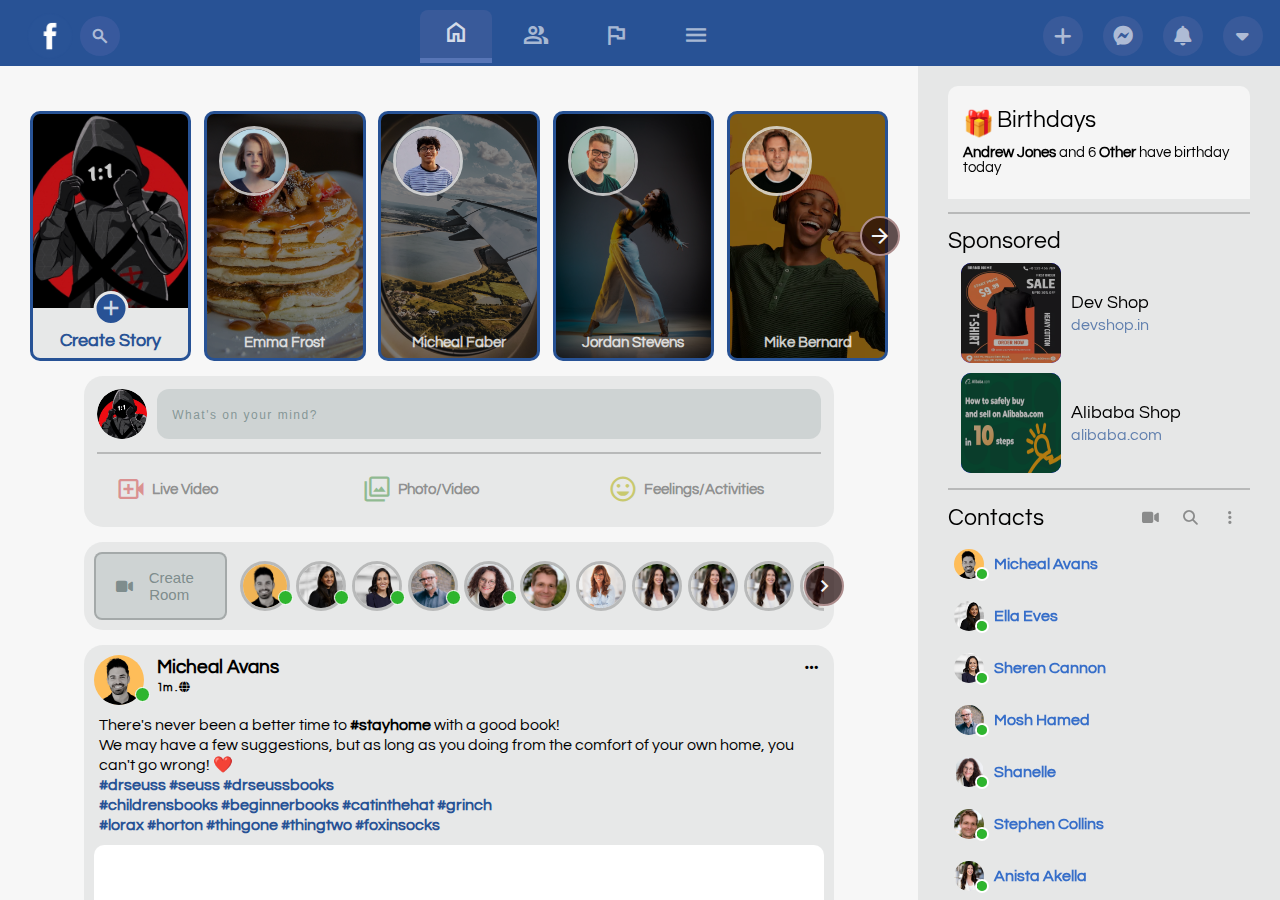
<file: index.html>
<!DOCTYPE html>
<html lang="en">

<head>
    <meta charset="UTF-8">
    <meta http-equiv="X-UA-Compatible" content="IE=edge">
    <meta name="viewport" content="width=device-width, initial-scale=1.0">
    <title>facebook | Home</title>
    <link rel="shortcut icon" href="images/pngwing.com.png" type="image/x-icon">
    <link rel="preconnect" href="https://fonts.googleapis.com">
    <link rel="preconnect" href="https://fonts.gstatic.com" crossorigin>
    <link href="https://fonts.googleapis.com/css2?family=Questrial&display=swap" rel="stylesheet">
    <link rel="stylesheet"
        href="https://fonts.googleapis.com/css2?family=Material+Symbols+Outlined:opsz,wght,FILL,GRAD@20..48,100..700,0..1,-50..200">
    <link rel="stylesheet" href="https://cdnjs.cloudflare.com/ajax/libs/font-awesome/6.2.1/css/all.min.css">
    <link rel="stylesheet" href="./styles/style.css">
    <link rel="stylesheet" href="./styles/responsive.css">
</head>

<body>
    <!-- header starts -->
    <header>
        <div class="search-area center-y">
            <div class="logo"><a href="#"><img src="./images/logo.png" alt=""></a></div>
            <div class="search center-y">
                <span class="material-symbols-outlined">
                    search
                </span>
                <input type="text" name="search" id="" placeholder="Search Facebook">
            </div>
            <div class="search-menu__toggler center-y">
                <span class="material-symbols-outlined google-icon-26">
                    menu
                </span>
            </div>
        </div>
        <nav>
            <ul class="center-y">
                <li>
                    <a data-icon="Home" href="#">
                        <span class="material-symbols-outlined google-icon-26">
                            home
                        </span>
                    </a>
                </li>
                <li>
                    <a data-icon="Friends" href="#">
                        <span class="material-symbols-outlined google-icon-26">
                            group
                        </span>
                    </a>
                </li>
                <li>
                    <a data-icon="Pages" href="#">
                        <span class="material-symbols-outlined google-icon-26">
                            flag
                        </span>
                    </a>
                </li>
                <li>
                    <a data-icon="Watch" href="#">
                        <span class="material-symbols-outlined google-icon-26">
                            ondemand_video
                        </span>
                    </a>
                </li>
                <li>
                    <a data-icon="Groups" href="#">
                        <span class="material-symbols-outlined google-icon-26">
                            groups
                        </span>
                    </a>
                </li>
                <li>
                    <a data-icon="Menu" href="#">
                        <span class="material-symbols-outlined google-icon-26">
                            menu
                        </span>
                    </a>
                </li>
            </ul>
        </nav>
        <div class="profile">
            <ul class="center-y">
                <li class="center-y center-x">
                    <a href="#">
                        <img src="./images/profile_pic.jpeg" alt="" width="60" height="60">
                    </a>
                    user
                </li>
                <li class="center-y center-x">
                    <a href="#">
                        <span class="material-symbols-outlined">
                            apps
                        </span>
                    </a>
                </li>
                <li class="center-y center-x">
                    <a href="#">
                        <i class="fas fa-plus profileIconSize"></i>
                    </a>
                </li>
                <li class="center-y center-x">
                    <a href="#">
                        <i class="fab fa-facebook-messenger profileIconSize"></i>
                    </a>
                </li>
                <li class="center-y center-x">
                    <a href="#" center-y>
                        <i class="fas fa-bell profileIconSize"></i>
                    </a>
                </li>
                <li class="center-y center-x">
                    <a href="#">
                        <i class="fas fa-caret-down fas fa-caret-down fa profileIconSize"></i>
                    </a>
                </li>
            </ul>
        </div>
    </header>
    <!-- header ends -->

    <!-- main starts  -->
    <main>
        <aside class="left-side">
            <ul class="left-menu">
                <li>
                    <a href="#">
                        <img src="./images/profile_pic_rounded.png" alt="">
                        user_fullName
                    </a>
                </li>
                <li>
                    <a href="#">
                        <img src="./images/friendship.png" alt="">
                        Friends
                    </a>
                </li>
                <li>
                    <a href="#">
                        <img src="./images/teamwork.png" alt="">
                        Groups
                    </a>
                </li>
                <li>
                    <a href="#">
                        <img src="./images/page.png" alt="">
                        Pages
                    </a>
                </li>
                <li>
                    <a href="#">
                        <img src="./images/help.png" alt="">
                        Community Help
                    </a>
                </li>
                <li>
                    <a href="#">
                        <img src="./images/store.png" alt="">
                        Marketplace
                    </a>
                </li>
                <li>
                    <div>
                        <span class="material-symbols-outlined">
                            expand_more
                        </span>
                    </div>
                    See More
                </li>
            </ul>
            <div class="separator"></div>
            <div class="shortcut_title">
                <h2>
                    Your Shortcuts
                </h2>
                <button>Edit</button>
            </div>
            <ul class="left-menu">
                <li>
                    <a href="#">
                        <img src="./images/food.png" alt="">
                        Food
                    </a>
                </li>
                <li>
                    <a href="#">
                        <img src="./images/life.png" alt="">
                        Life
                    </a>
                </li>
                <li>
                    <a href="#">
                        <img src="./images/travel.png" alt="">
                        Travel
                    </a>
                </li>
                <li>
                    <a href="#">
                        <img src="./images/poetry.png" alt="">
                        Poetry
                    </a>
                </li>
                <li>
                    <a href="#">
                        <img src="./images/coding.png" alt="">
                        Coding
                    </a>
                </li>
                <li>
                    <a href="#">
                        <img src="./images/blockchain.png" alt="">
                        Blockchain
                    </a>
                </li>
                <li>
                    <a href="#">
                        <img src="./images/stocks.png" alt="">
                        Stocks
                    </a>
                </li>
                <li>
                    <a href="#">
                        <img src="./images/football.png" alt="">
                        Football
                    </a>
                </li>
                <li>
                    <div>
                        <span class="material-symbols-outlined">
                            expand_more
                        </span>
                    </div>
                    See More
                </li>
            </ul>
            <div class="footer_text">
                <a href="#">Privacy .</a>
                <a href="#">Terms .</a>
                <a href="#">Advertising .</a>
                <a href="#">Ad Choices
                    <span class="material-symbols-outlined">
                        play_arrow
                    </span>.
                </a>
                <br>
                <a href="#">Cookies .</a>
                <a href="#">More .</a>
                <a>Meta &copy; 2023</a>
            </div>
        </aside>

        <div class="mid-container">
            <div class="story-wrapper">
                <div class="story add-story">
                    <div class="story-profile">
                        <img src="images/profile_pic.jpeg" alt="">
                    </div>
                    <div class="bottom">
                        <h3>Create Story</h3>
                        <div class="create-btn">
                            <span class="material-symbols-outlined">
                                add
                            </span>
                        </div>
                    </div>
                </div>
                <div class="story">
                    <div class="story-avatar">
                        <img src="images/user1.jpeg" alt="" width="40px" height="40px">
                    </div>
                    <img class="story-img" src="images/story1.jpeg" alt="">
                    <h4>Emma Frost</h4>
                </div>
                <div class="story">
                    <div class="story-avatar">
                        <img src="images/user2.jpeg" alt="" width="40px" height="40px">
                    </div>
                    <img class="story-img" src="images/story2.jpeg" alt="">
                    <h4>Micheal Faber</h4>
                </div>
                <div class="story">
                    <div class="story-avatar">
                        <img src="images/user3.jpeg" alt="" width="40px" height="40px">
                    </div>
                    <img class="story-img" src="images/story3.jpeg" alt="">
                    <h4>Jordan Stevens</h4>
                </div>
                <div class="story">
                    <div class="story-avatar">
                        <img src="images/user4.jpeg" alt="" width="40px" height="40px">
                    </div>
                    <img class="story-img" src="images/story4.webp" alt="">
                    <h4>Mike Bernard</h4>
                </div>
                <div class="more-stories">
                    <span class="material-symbols-outlined">
                        arrow_forward
                    </span>
                </div>
            </div>

            <div class="post-creation">
                <div class="top">
                    <div class="profile">
                        <img src="images/profile_pic_rounded.png" alt="">
                    </div>
                    <input type="text" name="" id="" placeholder="What's on your mind?">
                </div>
                <div class="separator"></div>
                <div class="bottom">
                    <ul>
                        <li>
                            <span class="material-symbols-outlined vid-call">
                                video_call
                            </span>
                            <span class="story-icons-title">Live Video</span>
                        </li>
                        <li>
                            <span class="material-symbols-outlined photo-lib">
                                photo_library
                            </span>
                            <span class="story-icons-title">Photo/Video</span>
                        </li>
                        <li>
                            <span class="material-symbols-outlined emoji">
                                emoji_emotions
                            </span>
                            <span class="story-icons-title">Feelings/Activities</span>
                        </li>
                    </ul>
                </div>
            </div>

            <div class="room-area">
                <button class="create-room-btn">
                    <i class="fas fa-video"></i>
                    &nbsp;Create Room
                </button>
                <ul>
                    <li>
                        <div class="profile">
                            <img src="images/userProf1.jpeg" alt="">
                            <span class="profile-active"></span>
                        </div>
                    </li>
                    <li>
                        <div class="profile">
                            <img src="images/userProf2.jpeg" alt="">
                            <span class="profile-active"></span>
                        </div>
                    </li>
                    <li>
                        <div class="profile">
                            <img src="images/userProf3.jpeg" alt="">
                            <span class="profile-active"></span>
                        </div>
                    </li>
                    <li>
                        <div class="profile">
                            <img src="images/userProf4.jpeg" alt="">
                            <span class="profile-active"></span>
                        </div>
                    </li>
                    <li>
                        <div class="profile">
                            <img src="images/userProf5.jpeg" alt="">
                            <span class="profile-active"></span>
                        </div>
                    </li>
                    <li>
                        <div class="profile"><img src="images/userProf6.jpeg" alt=""></div>
                    </li>
                    <li>
                        <div class="profile"><img src="images/userProfile7.png" alt=""></div>
                    </li>
                    <li>
                        <div class="profile"><img src="images/userProf8.jpeg" alt=""></div>
                    </li>
                    <li>
                        <div class="profile"><img src="images/userProf8.jpeg" alt=""></div>
                    </li>
                    <li>
                        <div class="profile"><img src="images/userProf8.jpeg" alt=""></div>
                    </li>
                    <li>
                        <div class="profile"><img src="images/userProf8.jpeg" alt=""></div>
                    </li>
                    <li>
                        <div class="profile"><img src="images/userProf8.jpeg" alt=""></div>
                    </li>
                    <li>
                        <div class="profile"><img src="images/userProf8.jpeg" alt=""></div>
                    </li>
                </ul>
                <button class="more-contacts">
                    <span class="material-symbols-outlined vid-call">
                        navigate_next
                    </span>
                </button>
            </div>

            <div class="post">
                <div class="title">
                    <div class="profile-img">
                        <img src="images/userProf1.jpeg" alt="">
                        <span class="profile-active"></span>
                    </div>
                    <div class="info">
                        <h3 class="profile-name">
                            Micheal Avans
                        </h3>
                        <h6 class="upload-time">
                            1m . <i class="fas fa-globe"></i>
                        </h6>
                    </div>
                    <div class="more-info">
                        <i class="fa-solid fa-ellipsis"></i>
                    </div>
                </div>
                <div class="description">
                    <p>
                        There's never been a better time to <strong>#stayhome</strong> with a good book!<br>
                        We may have a few suggestions, but as long as you doing from
                        the comfort of your own home, you can't go wrong! ❤️
                        <br>
                        <strong class="hash-tags">
                            #drseuss #seuss #drseussbooks
                            <br>#childrensbooks
                            #beginnerbooks #catinthehat #grinch
                            <br>
                            #lorax
                            #horton #thingone #thingtwo #foxinsocks
                        </strong>
                    </p>
                </div>
                <div class="post-item">
                    <img src="images/post.jpeg" alt="">
                </div>
                <div class="reactions">
                    <img src="images/heart.png" alt="">
                    <h2>1</h2>
                </div>
                <div class="separator"></div>
                <div class="like-comment-share">
                    <ul>
                        <li>
                            <i class="fas fa-thumbs-up"></i>
                        </li>
                        <li>
                            <i class="fas fa-comment"></i>
                        </li>
                        <li>
                            <i class="fas fa-share"></i>
                        </li>
                    </ul>
                </div>
            </div>

            <div class="post">
                <div class="title">
                    <div class="profile-img" style="object-fit:cover;">
                        <img src="images/userProf9.jpeg" alt="">
                    </div>
                    <div class="info">
                        <h3 class="profile-name">
                            Mike Tyson
                        </h3>
                        <h6 class="upload-time">
                            20m . <i class="fas fa-globe"></i>
                        </h6>
                    </div>
                    <div class="more-info">
                        <i class="fa-solid fa-ellipsis"></i>
                    </div>
                </div>
                <div class="description">
                    <p>
                        Let's go to the Beach
                    </p>
                </div>
                <div class="post-item">
                    <img src="images/beach.jpeg" alt="">
                </div>
                <div class="reactions">
                    <img src="images/heart.png" alt="">
                    <h2>4</h2>
                </div>
                <div class="separator"></div>
                <div class="like-comment-share">
                    <ul>
                        <li>
                            <i class="fas fa-thumbs-up"></i>
                        </li>
                        <li>
                            <i class="fas fa-comment"></i>
                        </li>
                        <li>
                            <i class="fas fa-share"></i>
                        </li>
                    </ul>
                </div>
            </div>
        </div>

        <aside class="right-side">
            <div class="birthdays">
                <div class="heading">
                    <span>🎁</span>
                    <h3>Birthdays</h3>
                    <p>
                        <strong>Andrew Jones</strong> and 6 <strong>Other</strong> have birthday today
                    </p>
                </div>
            </div>
            <div class="separator"></div>
            <div class="sponsor">
                <h3>Sponsored</h3>
                <div class="sponsored">
                    <div class="sponsor-item">
                        <a href="#"><img src="images/62a2de66f0727_json_image_1654840934.webp" alt=""></a>
                    </div>
                    <div class="sponsor-desc">
                        <h3>Dev Shop</h3>
                        <a href="#">devshop.in</a>
                    </div>
                </div>
                <div class="sponsored">
                    <div class="sponsor-item">
                        <a href=""><img src="images/alibaba.png" alt=""></a>
                    </div>
                    <div class="sponsor-desc">
                        <h3>Alibaba Shop</h3>
                        <a href="#">alibaba.com</a>
                    </div>
                </div>
            </div>
            <div class="separator"></div>
            <div class="contacts">
                <div class="contacts-heading">
                    <h3>
                        Contacts
                    </h3>
                    <div class="buttons">
                        <button>
                            <i class="fas fa-video"></i>
                        </button>
                        <button>
                            <i class="fa-solid fa-magnifying-glass"></i>
                        </button>
                        <button>
                            <i class="fa-solid fa-ellipsis-vertical"></i>
                        </button>
                    </div>

                </div>
            </div>
            <ul class="right-menu">
                <li>
                    <a href="#">
                        <img src="./images/userProf1.jpeg" alt="">
                        <p>Micheal Avans</p>
                    </a>
                    <span><i class="fas fa-circle"></i></span>

                </li>
                <li>
                    <a href="#">
                        <img src="./images/userProf2.jpeg" alt="">
                        <p>Ella Eves</p>
                    </a>
                    <span><i class="fas fa-circle"></i></span>
                </li>
                <li>
                    <a href="#">
                        <img src="./images/userProf3.jpeg" alt="">
                        <p>Sheren Cannon</p>
                    </a>
                    <span><i class="fas fa-circle"></i></span>
                </li>
                <li>
                    <a href="#">
                        <img src="./images/userProf4.jpeg" alt="">
                        <p>Mosh Hamed</p>
                    </a>
                    <span><i class="fas fa-circle"></i></span>
                </li>
                <li>
                    <a href="#">
                        <img src="./images/userProf5.jpeg" alt="">
                        <p>Shanelle</p>
                    </a>
                    <span><i class="fas fa-circle"></i></span>
                </li>
                <li>
                    <a href="#">
                        <img src="./images/userProf6.jpeg" alt="">
                        <p>Stephen Collins</p>
                    </a>
                    <span><i class="fas fa-circle"></i></span>
                </li>
                <li>
                    <a href="#">
                        <img src="./images/userProf8.jpeg" alt="">
                        <p>Anista Akella</p>
                    </a>
                    <span><i class="fas fa-circle"></i></span>
                </li>
                <li>
                    <a href="#">
                        <img src="./images/userProf9.jpeg" alt="">
                        <p>Mike Tyson</p>
                    </a>

                </li>
                <li>
                    <a href="#">
                        <img src="./images/userProfile7.png" alt="">
                        <p>Luisa Peterson</p>
                    </a>

                </li>
                <li>
                    <a href="#">
                        <img src="./images/user1.jpeg" alt="">
                        <p>Emma Frost</p>
                    </a>

                </li>
                <li>
                    <a href="#">
                        <img src="./images/user2.jpeg" alt="">
                        <p>Micheal Faber</p>
                    </a>

                </li>
                <li>
                    <a href="#">
                        <img src="./images/user3.jpeg" alt="">
                        <p>Jordan Stevens</p>
                    </a>

                </li>
                <li>
                    <a href="#">
                        <img src="./images/user4.jpeg" alt="">
                        <p>Mike Bernard</p>
                    </a>

                </li>
                <li>
                    <a href="#">
                        <img src="./images/user10.avif" alt="">
                        <p>Kateylynn Coxx</p>
                    </a>

                </li>
                <li>
                    <a href="#">
                        <img src="./images/photo-1570295999919-56ceb5ecca61.avif" alt="">
                        <p>Carlos Saint</p>
                    </a>

                </li>
        </aside>
    </main>
    <!-- main end -->
</body>

</html>
</file>
<file: styles/style.css>
/* common css */
* {
    margin: 0;
    padding: 0;
    box-sizing: border-box;
}

html {
    scroll-behavior: smooth;
}

body {
    width: 100vw;
    font-family: 'Questrial', sans-serif;
    background-color: rgb(231 232 232);
}


.center-y {
    display: flex;
    align-items: center;
}

.center-x {
    justify-content: center;
}

.google-icon-26 {
    font-weight: 500;
    font-size: 26px;
}


.profileIconSize {
    color: rgba(255, 255, 255, 0.6);
    font-size: 20px;
}

/* header-style */
header {
    width: 101vw;
    height: 66px;
    display: flex;
    justify-content: space-between;
    align-items: center;
    background-color: hsl(217 58% 37%);
    padding: 0 20px;
    position: fixed;
    top: 0;
    left: 0px;
    z-index: 2;
    padding-top: 6px;
    z-index: 3;
}

.search-area .logo {
    width: 60px;
    height: 60px;
}

.search-area .logo a {
    text-decoration: none;
    display: block;
}

.search-area .logo a img {
    width: 100%;
    transition: .2s;
}

.search-area .logo a:hover img {
    filter: brightness(1.05);
}

.search-area .search {
    height: 45px;
    width: 300px;
    padding: 0 15px;
    background-color: rgb(62 93 161 / 70%);
    border-radius: 20px;
}

.search-area .search span {
    width: 25px;
    color: rgba(255, 255, 255, 0.6);
    font-weight: 600;
    font-size: 20px;
}

.search-area .search-menu__toggler {
    display: none;
}

.search-area .search input {
    border: none;
    background-color: unset;
    height: 100%;
    flex: 1;
    font-size: 15px;
    caret-color: rgba(255, 255, 255, 0.6);
}

.search-area .search input:focus {
    color: rgba(255, 255, 255, 0.6);
    outline: none;

}

.search-area .search input::placeholder {
    color: rgba(255, 255, 255, 0.6);
    padding: 0 3px;
    letter-spacing: 1px;
    font-size: 15px;
    font-family: 'Questrial', sans-serif;
}

nav ul li {
    list-style: none;
    margin: 0 4px;
}

nav ul li a {
    display: inline-block;
    list-style: none;
    padding: 12px 40px;
    transition: .2s;
    position: relative;
}

nav ul li:last-child {
    display: none;
}

nav ul li:hover {
    border-radius: 8px;
    background-color: rgb(62 93 161 / 70%);
}

nav ul li a:hover span {
    color: rgba(255, 255, 255, 0.8);
}


nav ul li a::after {
    display: none;
    content: attr(data-icon);
    width: 80%;
    position: absolute;
    padding: 5px;
    bottom: -45px;
    left: 50%;
    transform: translateX(-50%);
    text-align: center;
    color: black;
    background-color: rgba(128, 128, 128, 0.4);
    padding: 10px;
    border-radius: 5px;
    font-weight: 600;
}

nav ul li a:hover::after {
    display: block;
}

nav ul li:first-child a:hover::after {
    position: absolute;
    bottom: -47.5px;
    left: 50%;
    transform: translateX(-50%);
}

nav ul li span {
    color: rgba(255, 255, 255, 0.6);
}

nav ul li:first-child {
    color: black;
    border-top-left-radius: 8px;
    border-top-right-radius: 8px;
    background-color: rgb(64 94 157 / 70%);
    border-bottom: 5px solid rgb(90 119 183 / 95%);
    padding: .5px 0;
}

nav ul li:first-child:hover {
    border-bottom-left-radius: unset;
    border-bottom-right-radius: unset;
}

nav ul li:first-child a {
    border-radius: unset;
    background-color: unset;
}

nav ul li:first-child a:hover {
    border-radius: unset;
    background-color: unset;
}

nav ul li:first-child span {
    color: rgba(255, 255, 255, 0.8);
}

nav ul li a[data-icon="Watch"] span {
    position: relative;
}

nav ul li a[data-icon="Watch"] span::after {
    content: "9+";
    background-color: rgb(240 64 64);
    color: white;
    position: absolute;
    width: 14px;
    height: 14px;
    border-radius: 5px;
    top: -11px;
    right: -14px;
    font-size: 14px;
    padding: 4px;
    font-family: 'Gill Sans', 'Gill Sans MT', Calibri, 'Trebuchet MS', sans-serif;
}

.profile ul li {
    height: 40px;
    width: 40px;
    border-radius: 50%;
    list-style: none;
    margin: 0 10px;
    text-align: center;
    background-color: rgb(64 94 157 / 70%);
    transition: .2s;
    cursor: pointer;
}

.profile ul li a .material-symbols-outlined {
    padding: 10px;
    color: rgba(255, 255, 255, 0.6);
}

.profile ul li:first-child {
    color: rgb(164 185 228 / 90%);
    width: unset;
    height: unset;
}

.profile ul li:first-child {
    font-weight: 800;
    background-color: unset;
    padding: 5px 12px;
    border-radius: 27px;
    cursor: pointer;
}

.profile ul li:hover {
    color: rgba(255, 255, 255, 0.8);
    background-color: rgb(64 94 157 / 90%);
}

.profile ul li a .material-symbols-outlined:hover {
    color: rgba(255, 255, 255, 0.8);
}

.profile ul li a {
    text-decoration: none;
    display: block;
}

.profile ul li:hover a i {
    color: rgba(255, 255, 255, 0.8);
}

.profile ul li a:first-child img {
    height: 38px;
    width: 38px;
    border-radius: 50%;
    margin-right: 6px;
    filter: brightness(0.95);
    transition: .2s;
}

.profile ul li:hover a:first-child img {
    filter: brightness(1.25);
}

.profile ul li:nth-child(3) {
    display: none;
}

main {
    max-width: 1600px;
    width: 100%;
    background-color: rgb(9, 19, 16);
    margin: 0 auto;
    display: flex;
    justify-content: space-between;
    overflow: hidden;
}

main>* {
    padding: 86px 30px 0;
}

.left-side,
.right-side {
    flex-basis: 800px;
    height: 100vh;
    background-color: rgba(255, 255, 255, 0.9);
}

.left-side {
    overflow: auto;
}

.left-side ul {
    width: 100%;
}

.left-side ul li {
    list-style: none;
}

.left-side ul li a {
    display: flex;
    align-items: center;
    margin: 10px 0;
    text-decoration: none;
    font-weight: 800;
    color: hsl(217 58% 50%);
    padding: 6px;
    transition: .2s;
}

.left-side ul li:last-child {
    display: flex;
    align-items: center;
    margin: 10px 0;
    padding: 6px 25px;
    color: hsl(217 58% 50%);
    font-weight: 800;
    cursor: pointer;
}

.left-side ul li:last-child div span {
    width: 26px;
    height: 26px;
    margin-right: 20px;
    margin-top: 5px;
    padding: 1px;
    padding-top: 2px;
    background-color: rgba(0, 0, 0, 0.3);
    border-radius: 50%;
    color: white;
}

.left-side ul li:hover,
.left-side ul li:hover a {
    color: hsl(217 58% 37%);
    background-color: rgba(255, 255, 255, 0.8);
    border-radius: 8px;
}

.left-side ul li:hover img {
    filter: brightness(0.9);
}


.left-side ul li a img {
    width: 64px;
    height: 33px;
    border-radius: 50%;
    object-fit: scale-down;
}

.footer_text {
    padding: 15px;
    margin-bottom: 18px;
}

.footer_text a {
    font-size: 12px;
    text-decoration: none;
    font-weight: 500;
    color: hsl(217 58% 50%);
}

.footer_text a span {
    transform: translateY(7px);
}

.footer_text a:hover {
    color: hsl(217 58% 37%);
}

.separator {
    width: 100%;
    height: 2px;
    margin-top: 13px;
    background-color: rgba(0, 0, 0, 0.2);
}

.shortcut_title {
    margin-top: 15px;
    display: flex;
    align-items: center;
    justify-content: space-between;
    cursor: default;
}

.shortcut_title h2 {
    width: fit-content;
    height: 30px;
    padding: 5px;
    font-weight: 700;
    font-size: 17px;
    color: hsl(217 58% 50%);
}

.shortcut_title button {
    display: none;
    background-color: transparent;
    outline: none;
    border: none;
    color: hsl(217 58% 50%);
    font-weight: 700;
    width: 50px;
    height: 30px;
    padding: 5px;
    text-align: center;
    transition: all .25s cubic-bezier(1, 0.21, 0.59, 1.07);
    border-radius: 6px;
    cursor: pointer;
}

.shortcut_title:hover button {
    display: block;
}

.shortcut_title button:hover {
    color: rgba(255, 255, 255, 0.8);
    background-color: hsl(217 58% 50%);
}


.mid-container {
    background-color: rgb(247, 247, 247);
    height: 100vh;
    flex-grow: 2;
    overflow: auto;
}


.story-wrapper {
    display: flex;
    align-items: center;
    justify-content: space-between;
    margin-top: 25px;
}

.story {
    width: 18.8%;
    height: 250px;
    background-color: #275295;
    border-radius: 10px;
}

.add-story {
    display: flex;
    flex-direction: column;
    overflow: hidden;
    border: 3px solid #275295;
}

.add-story .story-profile {
    width: 100%;
    flex-grow: 1;
}

.add-story .story-profile img {
    overflow: hidden;
    width: 100%;
    height: 100%;
    object-fit: cover;
    filter: brightness(0.8);
    transition: all 0.5s ease;

}

.add-story .story-profile img:hover {
    filter: brightness(1);
}

.add-story .bottom {
    flex-basis: 50px;
    background-color: rgb(231 232 232);
    position: relative;
    display: flex;
    flex-direction: column;
    justify-content: flex-end;
    align-items: center;
}

.add-story .bottom h3 {
    font-size: 18px;
    color: hsl(217 58% 37%);
    margin-bottom: 8px;
}

.create-btn {
    position: absolute;
    top: -17.5px;
    left: 50%;
    transform: translateX(-50%);
    width: 35px;
    height: 35px;
}

.create-btn span {
    color: rgba(255, 255, 255, 0.8);
    background-color: hsl(217 58% 37%);
    border: 3.5px solid rgb(231 232 232);
    border-radius: 50%;
    width: 100%;
    height: 100%;
    display: flex;
    justify-content: center;
    align-items: center;
    font-weight: 500;
}

.story {
    position: relative;
    overflow: hidden;
    border: 3px solid #275295;
    cursor: pointer;
}

.story-avatar {
    position: absolute;
    height: 70px;
    width: 70px;
    left: 12px;
    top: 12px;
    z-index: 2;
}

.story-avatar img {
    width: 100%;
    height: 100%;
    border-radius: 50%;
    object-fit: cover;
    border: 3px solid rgba(255, 255, 255, 0.8);
    filter: brightness(0.9);
}

.story-img {
    width: 100%;
    height: 100%;
    object-fit: cover;
    filter: brightness(0.5);
    transition: all 0.5s ease;
}

.story h4 {
    width: 100%;
    font-size: 15px;
    color: rgba(255, 255, 255, 0.8);
    position: absolute;
    bottom: 8px;
    text-align: center;
}

/* for larger names, we can make them ellipse. Search google if needed */

.story:hover .story-img {
    transform: scale(1.03);
    filter: brightness(0.6);
}

.story-avatar img:hover {
    filter: brightness(1);
}

.story-wrapper {
    position: relative;
}

.more-stories {
    position: absolute;
    right: -12px;
    top: 50%;
    transform: translateY(-50%);
    background-color: rgb(30 6 6 / 70%);
    width: 40px;
    height: 40px;
    text-align: center;
    padding: 6px;
    border-radius: 50%;
    color: whitesmoke;
    cursor: pointer;
    border: 2px solid rgb(173, 141, 141);
    transition: all 0.3s ease;
}

.more-stories span {
    height: 100%;
    width: 100%;
    transition: all 0.3s ease;
}

.more-stories:hover {
    border-color: rgb(148, 120, 120);
}

.more-stories:hover span {
    transform: scale(1.1);
}

.more-stories:hover::after {
    content: "View More Stories";
    font-size: 13px;
    position: fixed;
    background-color: rgba(0, 0, 0, 0.6);
    bottom: -30px;
    left: -90px;
    width: max-content;
    padding: 5px;
    border-radius: 5px;
}

.post-creation {
    background-color: #e7e8e8;
    max-width: 750px;
    margin: 15px auto;
    padding: 13px;
    border-radius: 19px;
}

.post-creation .top {
    display: flex;
    align-items: center;
}

.post-creation .top .profile {
    width: 50px;
    height: 50px;
    border-radius: 50%;
}

.post-creation .top .profile img {
    width: 100%;
    border-radius: 50%;
    cursor: pointer;
    transition: all 0.3s ease;
}

.post-creation .top .profile:hover img {
    filter: brightness(1.2);
}

.post-creation .top input {
    width: 50px;
    height: 50px;
    flex: 1;
    border-radius: 12px;
    border: none;
    outline: none;
    padding: 9px 15px;
    margin-left: 10px;
    background-color: rgb(195 202 202 / 70%);
}

.post-creation .top input::placeholder {
    font-weight: 500;
    font-size: 12px;
    color: rgba(124, 143, 143, 0.9);
    font-family: Arial, Helvetica, sans-serif;
    letter-spacing: 1.5px;
}

.post-creation .bottom ul {
    display: flex;
    align-items: center;
    justify-content: space-between;
    margin: 10px 0 0 0;
}

.post-creation .bottom ul li {
    list-style: none;
    display: flex;
    align-items: center;
    width: 32%;
    height: 30px;
    text-align: center;
    padding: 25px 16px;
    border-radius: 12px;
    cursor: pointer;
}

.post-creation .bottom ul li:hover {
    background-color: rgb(195 202 202 / 70%);
}

.post-creation .bottom ul li span {
    font-size: 30px;
    margin: 0 3px;
}

.post-creation .bottom ul li span.story-icons-title {
    color: rgba(0, 0, 0, 0.4);
    font-size: 15px;
    font-weight: 800;
}

.post-creation .bottom ul li:hover span.story-icons-title {
    color: rgba(0, 0, 0, 0.8);
}

.post-creation .bottom ul li span.vid-call {
    color: rgba(210, 86, 86, 0.6);
}

.post-creation .bottom ul li:hover span.vid-call {
    color: rgba(210, 86, 86, 0.9);
}

.post-creation .bottom ul li span.photo-lib {
    color: rgba(86, 155, 86, 0.6);
}

.post-creation .bottom ul li:hover span.photo-lib {
    color: rgba(86, 155, 86, 0.9);
}

.post-creation .bottom ul li span.emoji {
    color: rgba(180, 180, 27, 0.6);
}

.post-creation .bottom ul li:hover span.emoji {
    color: rgba(166, 166, 19, 0.9);
}

.room-area {
    background-color: #e7e8e8;
    max-width: 750px;
    margin: 15px auto;
    padding: 10px;
    border-radius: 19px;
    display: flex;
    align-items: center;
    position: relative;
    overflow: hi;
}

.room-area ul {
    display: flex;
    align-items: center;
    overflow: hidden;
}

.room-area ul li {
    list-style: none;
    margin: 0 3px;
}

.room-area ul li .profile {
    height: 50px;
    width: 50px;
    border-radius: 50%;
    object-fit: cover;
    cursor: pointer;
    border: 3px solid rgba(0, 0, 0, 0.2);
    transition: all .3s ease;
    position: relative;
}

.room-area .create-room-btn {
    display: flex;
    align-items: center;
    border: none;
    border: 2px solid rgba(0, 0, 0, 0.2);
    outline: none;
    padding: 15px 20px;
    border-radius: 8px;
    background-color: rgb(195 202 202 / 70%);
    margin-right: 10px;
    cursor: pointer;
    font-size: 15px;
    color: rgba(116, 131, 131, 0.9);
    font-family: Arial, Helvetica, sans-serif;
    transition: all .3s ease;
}

.room-area .create-room-btn:hover {
    color: hsl(217 58% 37%);
    background-color: rgb(195 202 202 / 90%);
    border-color: hsl(217 58% 37%);
}

.room-area ul li .profile img {
    height: 100%;
    width: 100%;
    border-radius: 50%;
    filter: brightness(0.95);
}

.room-area ul li .profile img {
    transition: all .3s ease;
}

.room-area ul li .profile .profile-active {
    width: 15px;
    height: 15px;
    border-radius: 50%;
    background-color: #2eb52e;
    position: absolute;
    bottom: 3px;
    right: -6px;
    border: 1.5px solid white;
}

.room-area ul li .profile:hover {
    filter: brightness(1.2);
    border-color: hsl(217 58% 37%);
}

.more-contacts {
    position: absolute;
    right: -10px;
    top: 50%;
    transform: translateY(-50%);
    background-color: rgb(30 6 6 / 70%);
    width: 40px;
    height: 40px;
    text-align: center;
    padding: 6px 7px;
    border-radius: 50%;
    color: whitesmoke;
    cursor: pointer;
    border: 2px solid rgb(173, 141, 141);
    transition: all 0.3s ease;
}

.more-contacts:hover {
    border-color: rgb(148, 120, 120);
}

.more-contacts:hover span {
    transform: scale(1.1);
}

.more-contacts:hover::after {
    content: "View More Contacts";
    font-size: 13px;
    position: fixed;
    background-color: rgba(0, 0, 0, 0.6);
    bottom: -30px;
    left: -70px;
    width: max-content;
    padding: 5px;
    border-radius: 5px;
    z-index: 5;
}

.post {
    background-color: #e7e8e8;
    max-width: 750px;
    /* height: 500px; */
    margin: 15px auto;
    padding: 10px;
    border-radius: 19px;
    display: flex;
    flex-direction: column;
    align-items: center;
    position: relative;
    margin-bottom: 25px;
}

.post .title {
    display: flex;
    width: 100%;
}

.post .title .profile-img {
    width: 50px;
    height: 50px;
    border-radius: 50%;
    position: relative;
    cursor: pointer;
}

.post .title .profile-img img {
    width: 100%;
    height: 100%;
    border-radius: 50%;
}

.post .title .profile-img .profile-active {
    width: 15px;
    height: 15px;
    border-radius: 50%;
    background-color: #2eb52e;
    position: absolute;
    bottom: 3px;
    right: -6px;
    border: 1.5px solid white;
}

.post .title .info {
    padding: 3px;
    margin: 0 10px;
    flex-grow: 2;
}

.post .title .info h3 {
    margin-bottom: 5px;
    cursor: pointer;
}

.post .title .more-info {
    width: 25px;
    height: 25px;
    cursor: pointer;
    display: flex;
    align-items: center;
    justify-content: center;
    border-radius: 50%;
    transition: .3s ease;
}

.post .title .more-info:hover {
    background-color: #275295;
    color: white;
}

.post .title .more-info i {
    font-size: 15px;
}

.post .description {
    width: 100%;
    padding: 10px 5px;
    line-height: 20px;
    display: flex;
    justify-content: flex-start;
}

.post .description p {
    text-align: left;
}

.post .description .hash-tags {
    color: #275295;
    cursor: pointer;
}

.post .post-item {
    width: 100%;
    height: 500px;
    object-fit: contain;
    border-radius: 10px;
    cursor: pointer;
}

.post .post-item img {
    width: 100%;
    height: 100%;
    border-radius: 10px;
}

.post .reactions {
    width: 100%;
    height: 50px;
    display: flex;
    align-items: center;
    padding: 20px;
    position: relative;
}

.post .reactions img {
    width: 30px;
    height: 30px;
}

.post .reactions h2 {
    margin: 20px 10px;
    color: rgba(0, 0, 0, 0.7);
    font-weight: 20px;
}

.post .separator {
    width: 95%;
    height: 3px;
    margin-top: 2px;
    background-color: rgba(0, 0, 0, 0.2);
}

.post .like-comment-share {
    width: 80%;
    height: 50px;
    margin-bottom: 15px;
}

.post .like-comment-share ul {
    width: 100%;
    height: 100%;
    display: flex;
    align-items: center;
    justify-content: space-between;
    margin: 10px 0 0 0;
}

.post .like-comment-share ul li {
    width: 30px;
    height: 30px;
    list-style: none;
    cursor: pointer;
}

.post .like-comment-share ul li i {
    font-size: 25px;
    color: rgba(0, 0, 0, 0.3);
    transition: .3s ease;
}

.post .like-comment-share ul li:hover i {
    font-size: 30px;
    color: rgba(0, 0, 0, 0.6);
}

.post .separator-bottom {
    width: 100%;
    height: 3px;
    margin: 20px;
    background-color: rgba(0, 0, 0, 0.2);
}

.right-side {
    overflow: auto;
}

.right-side .birthdays .heading {
    width: 100%;
    height: 113px;
    background-color: rgba(255, 255, 255, 0.6);
    padding: 15px;
    border-radius: 10px;
    border-bottom-left-radius: 0;
    border-bottom-right-radius: 0;
}

.right-side .birthdays .heading h3 {
    display: inline-block;
    font-weight: 500;
    font-size: 23px;
    margin: 13px 0;
    margin-top: 7px;
    vertical-align: middle;
}

.right-side .birthdays .heading span {
    font-size: 25px;
    vertical-align: middle;
}

.right-side .birthdays .heading p {
    font-size: 15px;
}

.right-side .separator {
    width: 100%;
    height: 2px;
    margin-top: 13px;
    background-color: rgba(0, 0, 0, 0.2);
}

.right-side .sponsor {
    width: 100%;
    margin: 15px 0;
}

.right-side .sponsor h3 {
    font-weight: 500;
    font-size: 23px;
}

.right-side .sponsored {
    margin: 10px 0;
    display: flex;
    align-items: center;
    padding-left: 13px;
}


.right-side .sponsored .sponsor-item {
    width: 100px;
    height: 100px;
    border-radius: 10px;
    background-color: blue;
    margin-right: 10px;
}

.right-side .sponsored .sponsor-item img {
    width: 100%;
    height: 100%;
    border-radius: 10px;
    filter: brightness(0.7);
}

.right-side .sponsored .sponsor-item:hover img {
    cursor: pointer;
    transition: .3s ease;
    filter: brightness(0.9);
}

.right-side .sponsored .sponsor-desc h3 {
    font-size: 18px;
    margin-bottom: 5px;
}

.right-side .sponsored .sponsor-desc a {
    text-decoration: none;
    color: rgba(39, 82, 149, 0.7);
}

.right-side .sponsored .sponsor-desc a:hover {
    color: rgba(39, 82, 149, 0.9);
}

.right-side .contacts {
    margin-top: 13px;
}

.right-side .contacts .contacts-heading {
    display: flex;
    align-items: center;
    justify-content: space-between;
}

.right-side .contacts .contacts-heading h3 {
    font-weight: 500;
    font-size: 23px;
}

.right-side .contacts .contacts-heading .buttons {
    display: flex;
    align-items: center;
}

.right-side .contacts .contacts-heading .buttons button {
    width: 30px;
    height: 30px;
    background-color: transparent;
    border: none;
    outline: none;
    margin: 0 5px;
    cursor: pointer;
}

.right-side .contacts .contacts-heading .buttons button i {
    font-size: 15px;
    color: rgba(0, 0, 0, 0.4);
}

.right-side .contacts .contacts-heading .buttons button:hover i {
    color: rgba(0, 0, 0, 0.8);
}

.right-side .right-menu {
    width: 100%;
}

.right-side ul.right-menu li {
    list-style: none;
    position: relative;
}

.right-side ul.right-menu li span {
    position: absolute;
    bottom: 4px;
    left: 27px;
}

.right-side ul.right-menu li span i {
    font-size: 10px;
    color: #2eb52e;
    border: 2px solid white;
    border-radius: 50%;
}

.right-side ul.right-menu li a {
    display: flex;
    align-items: center;
    margin: 10px 0;
    text-decoration: none;
    font-weight: 800;
    color: hsl(217 58% 50%);
    padding: 6px;
    transition: .2s;
}

.right-side ul.right-menu li:hover {
    border-radius: 10px;
    background-color: rgba(255, 255, 255, 0.4);
}

.right-side ul.right-menu li a img {
    width: 30px;
    height: 30px;
    border-radius: 50%;
    object-fit: scale-down;
    margin-right: 10px;
    vertical-align: middle;
}



.right-side ul.right-menu li a p {
    display: inline-block;
    vertical-align: middle;
}
</file>
<file: styles/responsive.css>
@media (max-width: 1370px) {
    .search-area .search input {
        display: none;
    }

    .search-area .search {
        height: 40px;
        width: 40px;
        border-radius: 50%;
        justify-content: center;
    }

    .profile ul li:nth-child(1),
    .profile ul li:nth-child(2) {
        display: none;
    }

    .profile ul li:nth-child(3) {
        display: flex;
    }

    nav ul li a {
        margin: 0 3px;
        padding: 9px 20px;
    }

    nav ul li:nth-child(4),
    nav ul li:nth-child(5) {
        display: none;
    }

    nav ul li:last-child {
        display: block;
    }

    .left-side {
        display: none;
    }
}

@media (max-width: 800px) {
    nav {
        display: none;
    }

    .search-area .search-menu__toggler {
        display: flex;
        padding: 0 15px;
        background-color: rgb(62 93 161 / 70%);
        height: 40px;
        width: 40px;
        border-radius: 50%;
        justify-content: center;
        margin: 10px;
        color: rgba(255, 255, 255, 0.6);
    }
    .right-side {
        display: none;
    }
}

@media (max-width: 450px) {
    .profile ul li:nth-child(4) {
        display: none;
    }
}

@media (max-width: 380px) {
    .profile {
        display: none;
    }

    .search-area {
        width: 100%;
    }

    .search-area .search {
        margin: 0 auto;
        margin-right: 0;
    }
}
</file>
